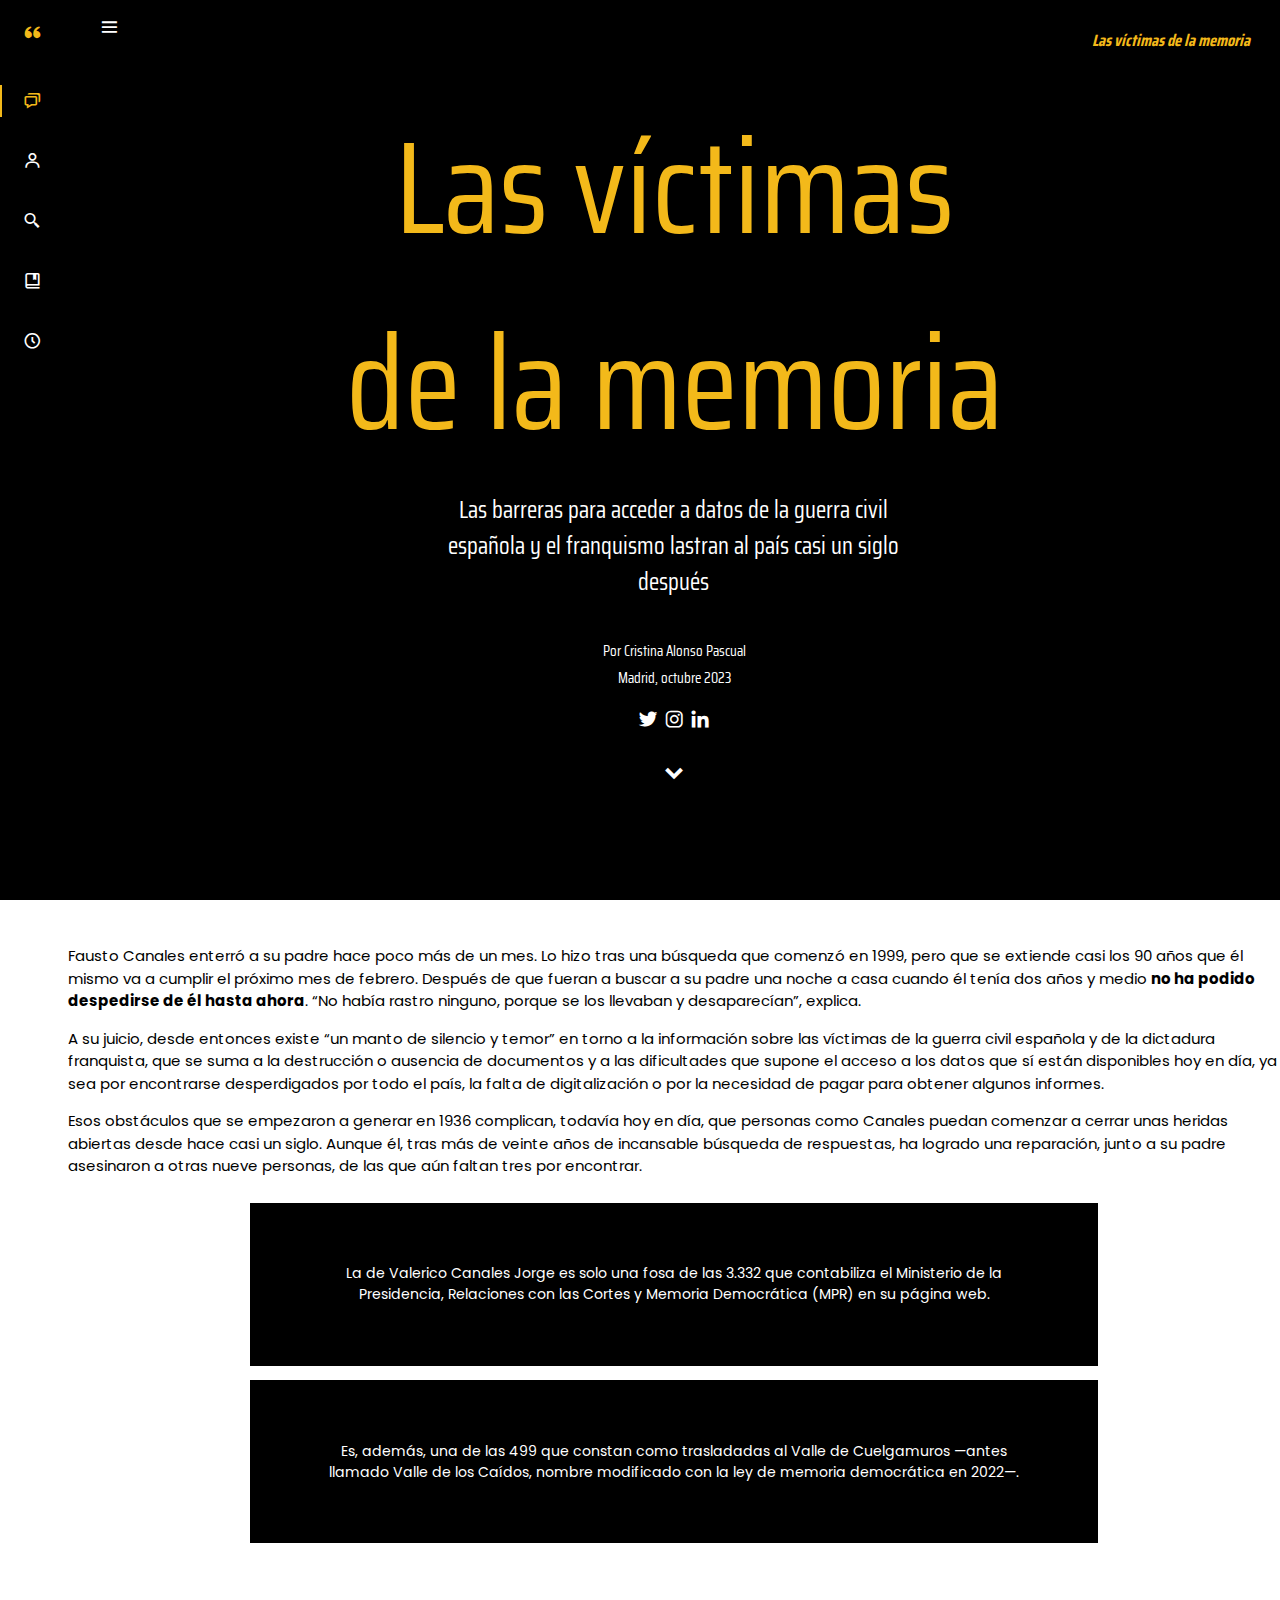
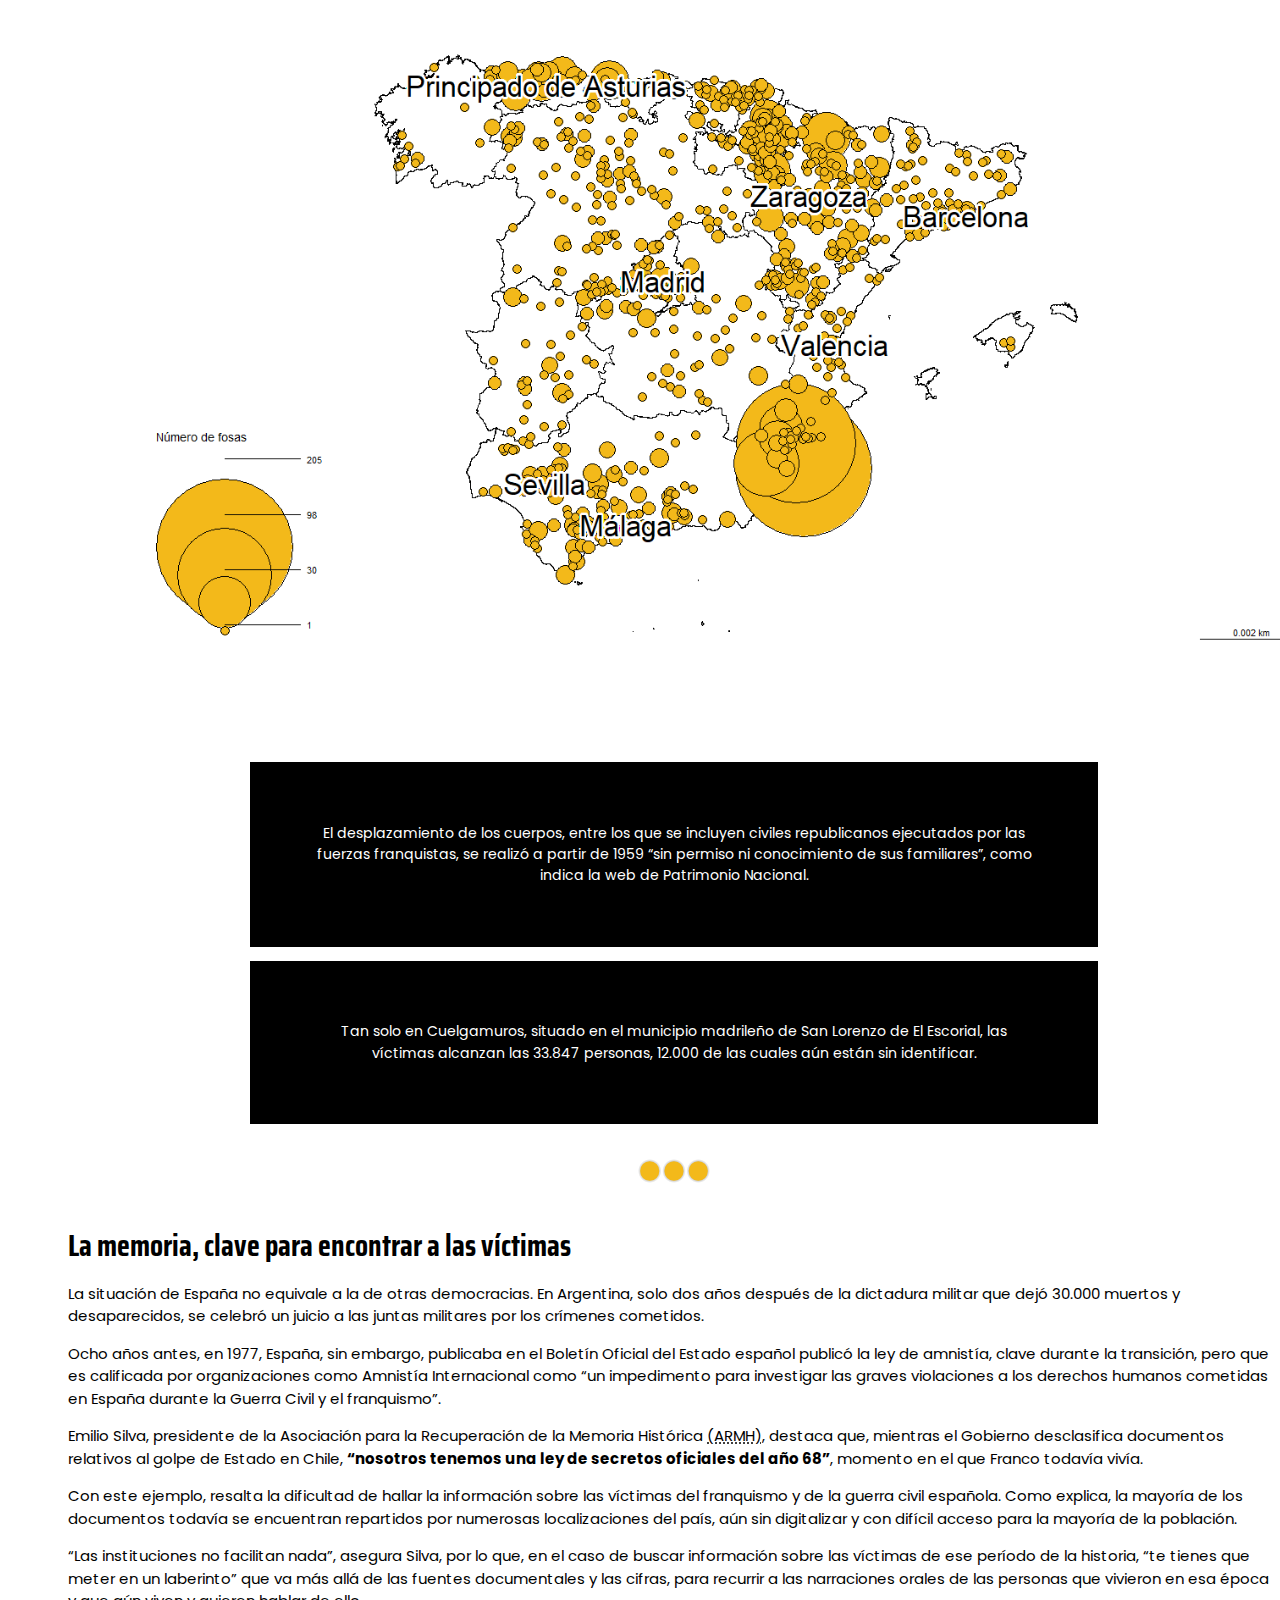
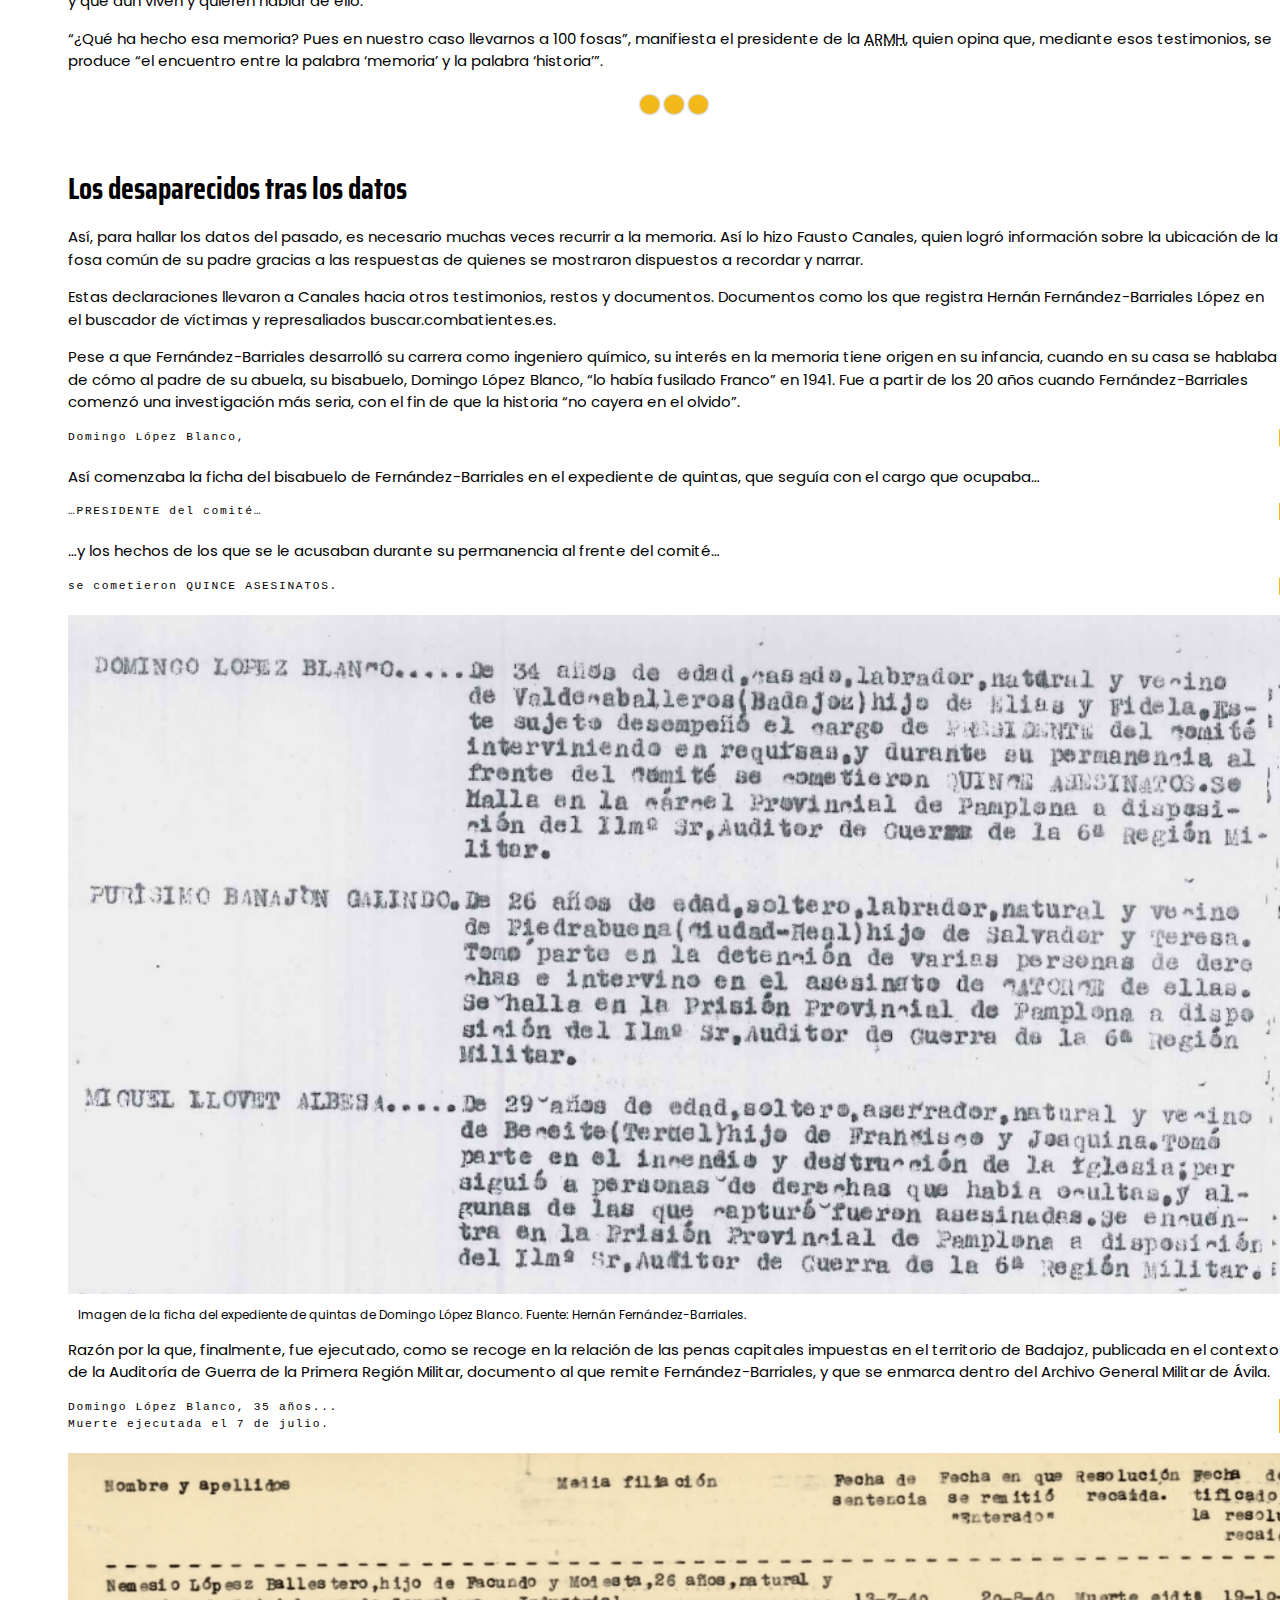
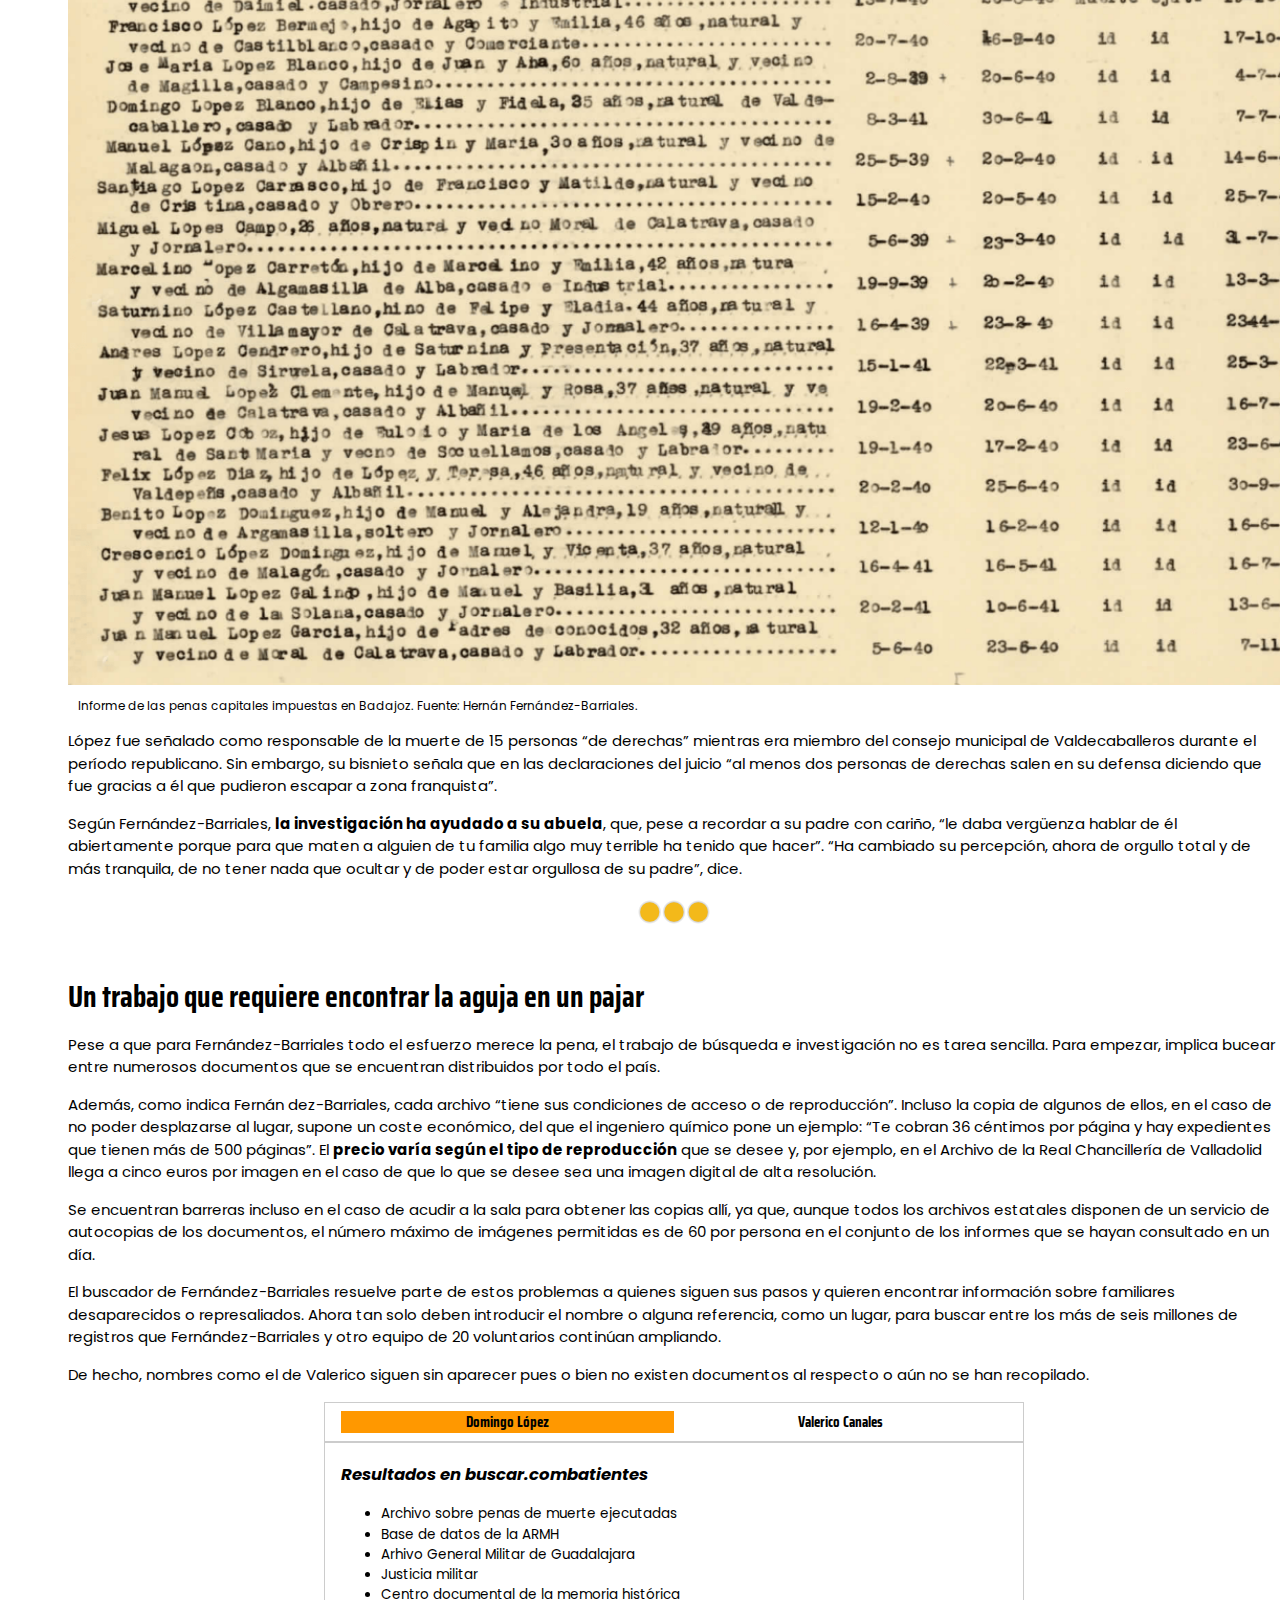
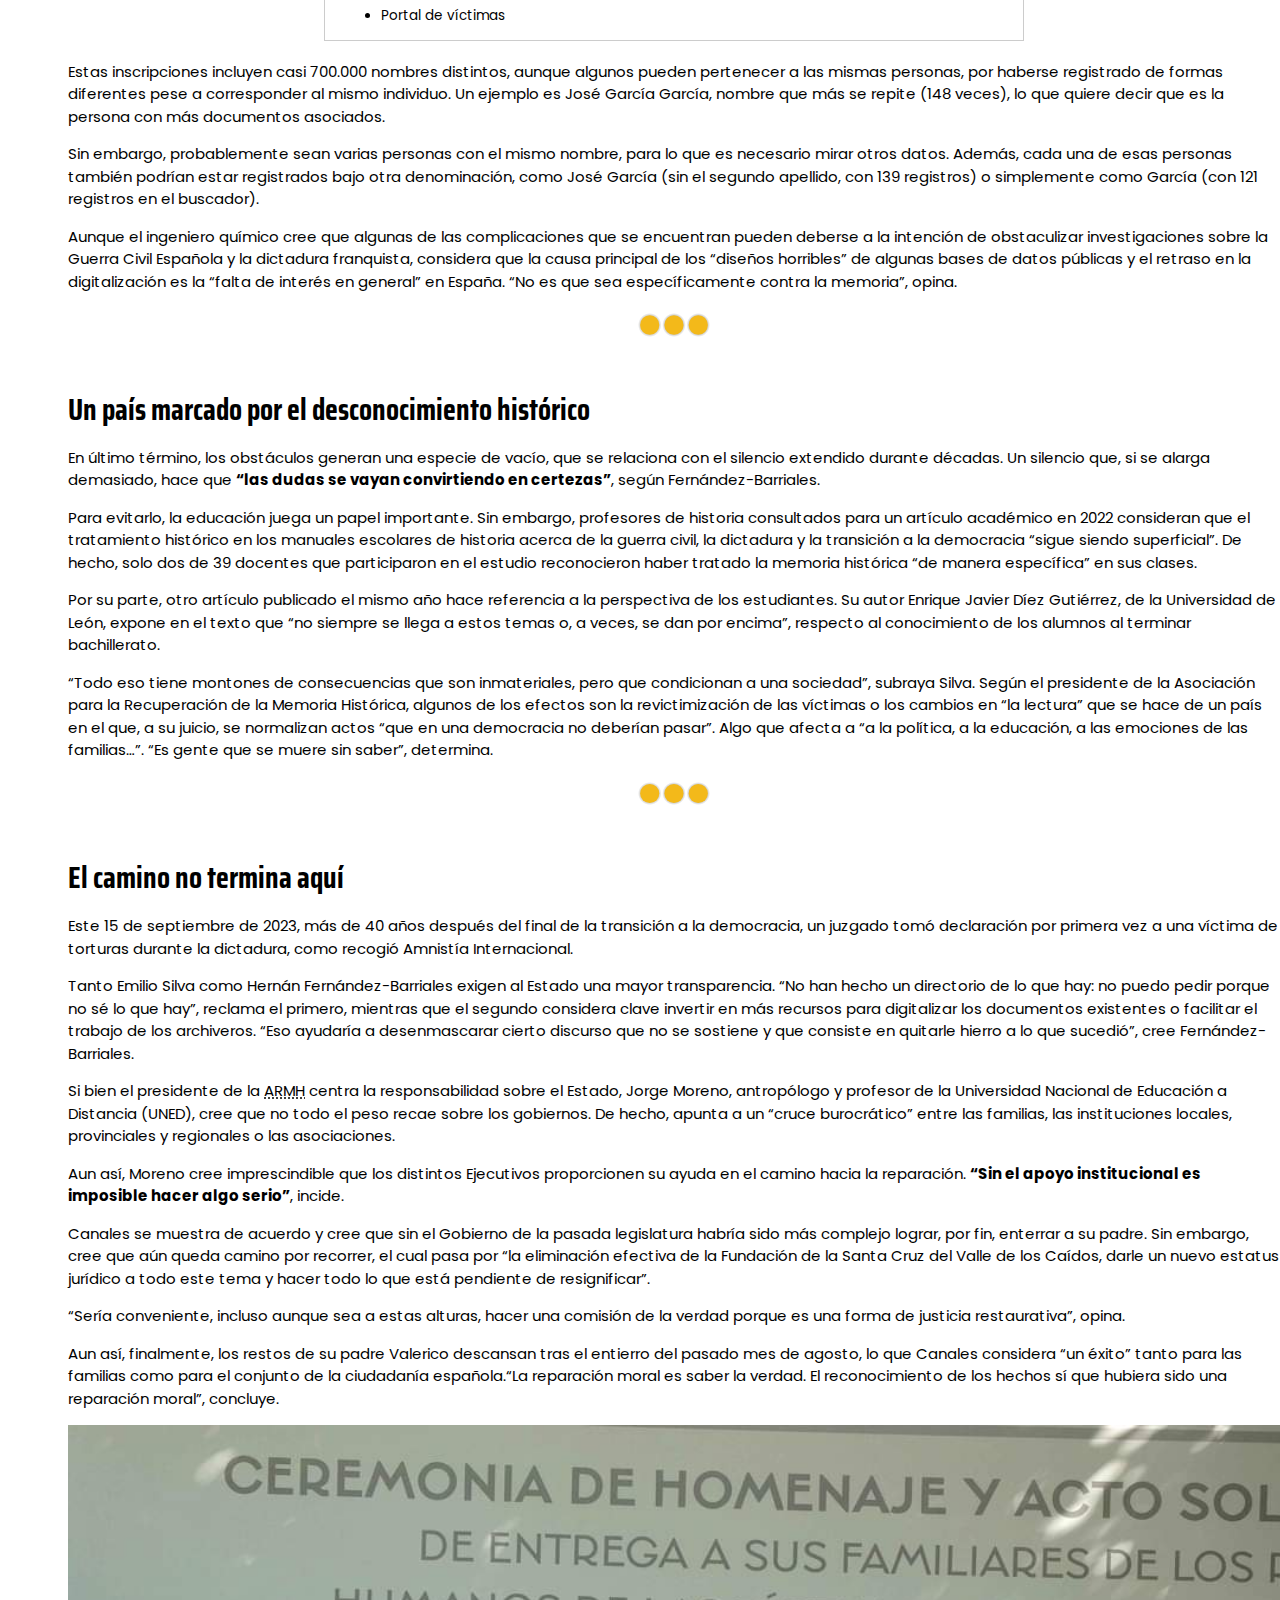
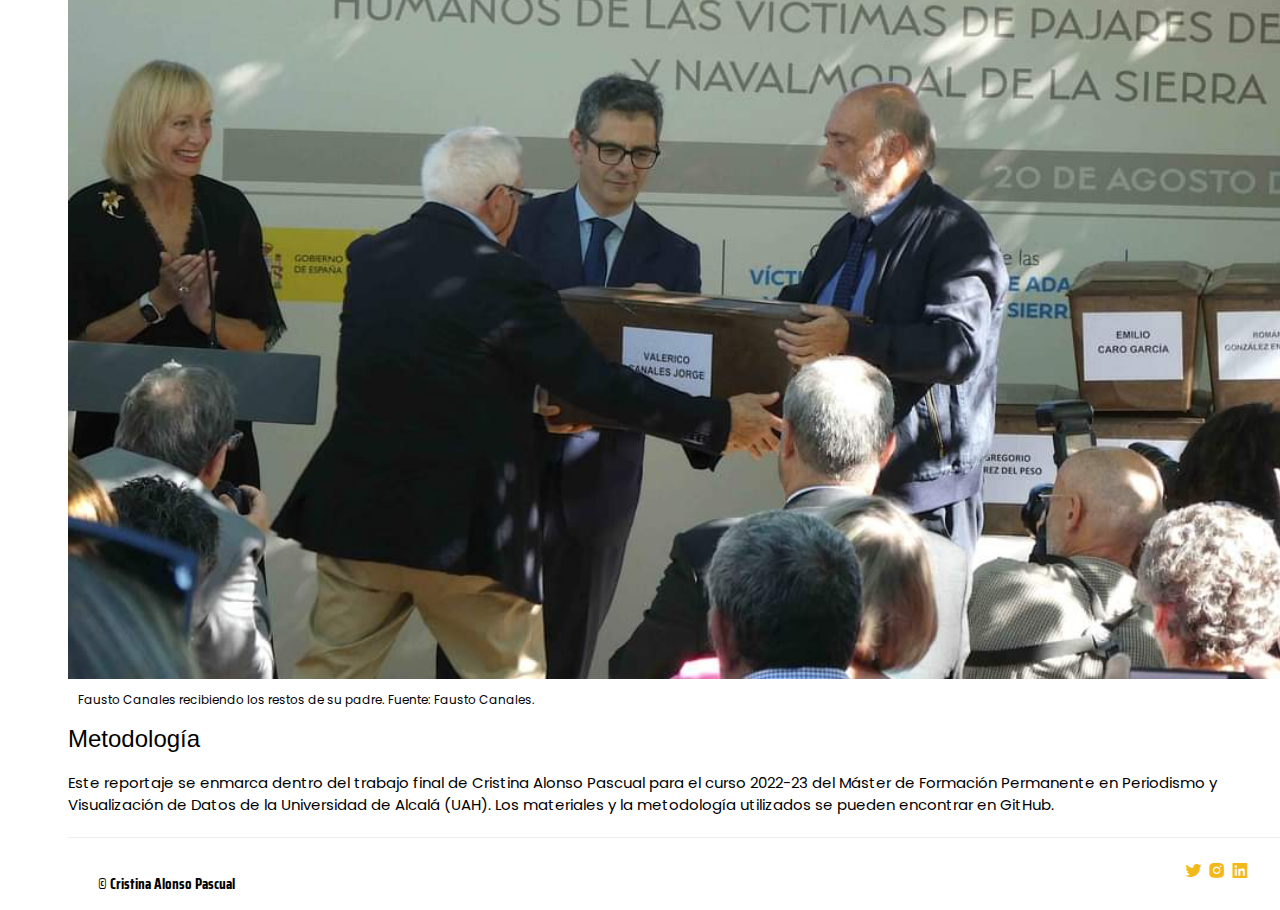
<file: index.html>
<!DOCTYPE html>
<html lang="es">

<head>

    <meta charset="UTF-8">
    <meta name="viewport" content="width=device-width, initial-scale=1, maximum-scale=1, user-scalable=0">
    <link  rel="stylesheet" href="assets/css/style.css">

    <!-- Paquete Bootstrap CSS -->
    <link href="https://cdn.jsdelivr.net/npm/bootstrap@5.3.2/dist/css/bootstrap.min.css" rel="stylesheet"
        integrity="sha384-T3c6CoIi6uLrA9TneNEoa7RxnatzjcDSCmG1MXxSR1GAsXEV/Dwwykc2MPK8M2HN" crossorigin="anonymous">

    <!-- Paquete iconos Sidebar JS -->
    <link href="https://cdn.jsdelivr.net/npm/boxicons@latest/css/boxicons.min.css" rel="stylesheet">

    <!-- Paquete W3 CSS para container de los desaparecidos -->
    <link rel="stylesheet" href="https://www.w3schools.com/w3css/4/w3.css">

    <title>Las víctimas de la memoria</title>
    <link rel="icon" href="./img/quote.png">

</head>

<body id="body-pd">

    <!-- Barra de navegación lateral dentro del artículo (Sidebar JS) con header -->

    <header class="header" id="header">
        <div class="header_toggle">
            <i class='bx bx-menu' id="header-toggle"></i>
        </div>
        <div style="display: flex; justify-content: center; margin-top: 21px;">
            <a href="#"
                style="text-decoration: none; color: #f3b91a; font-size: 1.1em; text-align: right; vertical-align: middle; font-family: 'Saira Condensed', sans-serif;                  ">
                <p><em><b>Las víctimas de la memoria</b></em></p>
            </a>
        </div>
    </header>
    <div class="l-navbar" id="nav-bar">
        <nav class="nav">
            <div>
                <a href="#" class="nav_logo">
                    <i class='bx bxs-quote-alt-left nav_logo-icon'></i>
                    <span class="nav_logo-name">Víctimas de memoria</span>
                </a>
                <div class="nav_list">
                    <a href="#silencio" class="nav_link active">
                        <i class='bx bx-chat nav_icon'></i>
                        <span class="nav_name">El silencio</span>
                    </a>
                    <a href="#desaparecidos" class="nav_link">
                        <i class='bx bx-user nav_icon'></i>
                        <span class="nav_name">Los desaparecidos</span>
                    </a>
                    <a href="#busqueda" class="nav_link">
                        <i class='bx bx-search-alt-2 nav_icon'></i>
                        <span class="nav_name">La búsqueda</span>
                    </a>
                    <a href="#educacion" class="nav_link">
                        <i class='bx bx-book-bookmark nav_icon'></i>
                        <span class="nav_name">La educación</span>
                    </a>
                    <a href="#futuro" class="nav_link">
                        <i class='bx bx-time-five nav_icon'></i>
                        <span class="nav_name">El futuro</span>
                    </a>
                </div>
            </div>
        </nav>
    </div>


    <!-- Cuerpo del reportaje -->
    <article class="main">

        <section class="cabecera">
            <div id="titulo">
                <h1 class="titular" style="font-weight: 100; font-family: 'Saira Condensed', sans-serif;">
                    <b>Las víctimas<br>de la memoria</b>
                </h1>
                <h1 class="subtitulo" style="font-family: 'Saira Condensed', sans-serif">Las barreras para acceder a
                    datos de la guerra civil española y el franquismo lastran al país casi
                    un siglo después</h1>
            </div>
            <div class="row d-flex justify-content-center" id="autor">
                <p>Por Cristina Alonso Pascual</p>
                <p style="margin-top: -10px;">Madrid, octubre 2023</p>
                <div>
                    <div class="icono-redes-portada" style="display: inline-block;">
                        <a class="link" href="https://twitter.com/crisalpas"><i class='bx bxl-twitter'></i></a>
                    </div>
                    <div class="icono-redes-portada" style="display: inline-block;">
                        <a class="link" href="https://www.instagram.com/crisalpas"><i class='bx bxl-instagram'></i></a>
                    </div>
                    <div class="icono-redes-portada" style="display: inline-block;">
                        <a class="link" href="https://www.linkedin.com/in/cristinaalonsopascual/"><i class='bx bxl-linkedin'></i></a>
                    </div>
                </div>
            </div>
            <div>
                <a href="#intro"><i class="bx bxs-chevron-down icono-portada link"></i></a>
            </div>
        </section>


        <div class="container">
            <div class="row">
                <div class="col vacio">
                </div>
                <section class="col-10 contenedor-texto-reportaje" id="intro">
                    <p>Fausto Canales enterró a su padre hace poco más de un mes. Lo hizo tras una búsqueda que comenzó
                        en
                        1999, pero que se extiende casi los 90 años que él mismo va a cumplir el próximo mes de <time
                            datetime="2024-02">febrero</time>.
                        Después de que fueran a buscar a su padre una noche a casa cuando él tenía dos años y medio
                        <b>no ha
                            podido despedirse de él hasta ahora</b>. “No había rastro ninguno, porque se los llevaban y
                        desaparecían”, explica.
                    </p>
                    <p>A su juicio, desde entonces existe “un manto de silencio y temor” en torno a la información sobre
                        las
                        víctimas de la guerra civil española y de la dictadura franquista, que se suma a la destrucción
                        o
                        ausencia de documentos y a las dificultades que supone el acceso a los datos que sí están
                        disponibles hoy en día, ya sea por encontrarse desperdigados por todo el país, la falta de
                        digitalización o por la necesidad de pagar para obtener algunos informes.</p>
                    <p>Esos obstáculos que se empezaron a generar en <time datetime="1936">1936</time> complican,
                        todavía hoy en
                        día, que personas como
                        Canales puedan comenzar a cerrar unas heridas abiertas desde hace casi un siglo. Aunque él, tras
                        más
                        de veinte años de incansable búsqueda de respuestas, ha logrado una reparación, junto a su padre
                        asesinaron a otras nueve personas, de las que aún faltan tres por encontrar.</p>
                </section>
                <div class="col vacio">
                </div>
            </div>
        </div>

        <div class="contenedor-texto-mapas">
            <p>La de Valerico Canales Jorge es solo una fosa de las 3.332 que contabiliza el Ministerio de la
                Presidencia, Relaciones con las Cortes y Memoria Democrática (MPR) en <a class="link"
                    href="https://www.mpr.gob.es/memoriademocratica/mapa-de-fosas/Paginas/buscadormapafosas.aspx">su
                    página web</a>.</p>
            <p>Es, además, una de las 499 que constan como trasladadas al Valle de Cuelgamuros —antes llamado Valle
                de los Caídos, nombre modificado con la <a class="link" href="https://www.boe.es/eli/es/l/2022/10/19/20/con">ley
                    de memoria democrática</a> en <time datetime="2022">2022</time>—.</p>
            <img src="./img/mapa.png" alt="Mapa de las fosas en la zona del Valle de Cuelgamuros">
            <p>El desplazamiento de los cuerpos, entre los que se incluyen civiles republicanos ejecutados por las
                fuerzas franquistas, se realizó a partir de <time datetime="1959">1959</time> “sin permiso ni
                conocimiento de sus familiares”,
                como indica <a class="link" href="https://www.patrimonionacional.es/visita/valle-de-cuelgamuros-0">la web
                    de Patrimonio Nacional</a>.</p>
            <p>Tan solo en Cuelgamuros, situado en el municipio madrileño de San Lorenzo de El Escorial, las
                víctimas alcanzan las 33.847 personas, 12.000 de las cuales aún están sin identificar.</p>
        </div>

        <img src="./img/dots.svg" style="margin-bottom: -30px;" class="centrar-separador" alt="Separador de sección">

        <div class="container">
            <div class="row">
                <div class="col vacio">
                </div>
                <section class="col-10 contenedor-texto-reportaje" id="silencio">
                    <h2>La memoria, clave para encontrar a las víctimas</h2>
                    <p>La situación de España no equivale a la de otras democracias. En Argentina, solo dos años después
                        de
                        la dictadura militar que <a class="link"
                            href="https://web.archive.org/web/20230605094442/https://www.argentina.gob.ar/noticias/juicio-las-juntas-la-primera-condena-al-terrorismo-de-estado">dejó
                            30.000 muertos y desaparecidos</a>, se celebró un juicio a las juntas militares por los
                        crímenes
                        cometidos.</p>
                    <p>Ocho años antes, en <time datetime="1977">1977</time>, España, sin embargo, publicaba en el
                        Boletín
                        Oficial del Estado español
                        publicó la <a class="link" href="https://www.boe.es/eli/es/l/1977/10/15/46/con">ley de amnistía</a>, clave
                        durante la transición, pero que es calificada por <a class="link"
                            href="https://www.es.amnesty.org/en-que-estamos/blog/historia/articulo/ley-de-amnistia-asignatura-pendiente-ley-de-memoria-democratica/">organizaciones
                            como Amnistía Internacional</a> como “un impedimento para investigar las graves violaciones
                        a
                        los derechos humanos cometidas en España durante la Guerra Civil y el franquismo”.</p>
                    <p>Emilio Silva, presidente de la Asociación para la Recuperación de la Memoria Histórica <abbr
                            title="Asociación para la Recuperación de la Memoria Histórica">(ARMH)</abbr>,
                        destaca que, mientras el Gobierno <a class="link"
                            href="https://www.youtube.com/watch?v=jUrh-7zAroY">desclasifica
                            documentos</a> relativos al golpe de Estado en Chile, <b>“nosotros tenemos una ley de
                            secretos
                            oficiales del año 68”</b>, momento en el que Franco todavía vivía. </p>
                    <p>Con este ejemplo, resalta la dificultad de hallar la información sobre las víctimas del
                        franquismo y
                        de la guerra civil española. Como explica, la mayoría de los documentos todavía se encuentran
                        repartidos por numerosas localizaciones del país, aún sin digitalizar y con difícil acceso para
                        la
                        mayoría de la población.</p>
                    <p>“Las instituciones no facilitan nada”, asegura Silva, por lo que, en el caso de buscar
                        información
                        sobre las víctimas de ese período de la historia, “te tienes que meter en un laberinto” que va
                        más
                        allá de las fuentes documentales y las cifras, para recurrir a las narraciones orales de las
                        personas que vivieron en esa época y que aún viven y quieren hablar de ello.</p>
                    <p>“¿Qué ha hecho esa memoria? Pues en nuestro caso llevarnos a 100 fosas”, manifiesta el presidente
                        de
                        la <abbr title="Asociación para la Recuperación de la Memoria Histórica">ARMH</abbr>, quien
                        opina que,
                        mediante esos testimonios, se produce “el encuentro entre la palabra
                        ‘memoria’ y la palabra ‘historia’”.</p>
                </section>
                <div class="col vacio">
                </div>
            </div>
        </div>

        <div>
            <img src="./img/dots.svg" style="margin-bottom: -20px;" alt="Separador de sección"
                class="centrar-separador">
        </div>

        <div class="container">
            <div class="row">
                <div class="col vacio">
                </div>
                <section class="col-10 contenedor-texto-reportaje" id="desaparecidos">
                    <h2>Los desaparecidos tras los datos</h2>
                    <p>Así, para hallar los datos del pasado, es necesario muchas veces recurrir a la memoria. Así lo
                        hizo
                        Fausto Canales, quien logró información sobre la ubicación de la fosa común de su padre gracias
                        a
                        las respuestas de quienes se mostraron dispuestos a recordar y narrar.</p>
                    <p>Estas declaraciones llevaron a Canales hacia otros testimonios, restos y documentos. Documentos
                        como
                        los que registra Hernán Fernández-Barriales López en el buscador de víctimas y represaliados <a class="link"
                            href="https://buscar.combatientes.es/">buscar.combatientes.es</a>.</p>
                    <p>Pese a que Fernández-Barriales desarrolló su carrera como ingeniero químico, su interés en la
                        memoria
                        tiene origen en su infancia, cuando en su casa se hablaba de cómo al padre de su abuela, su
                        bisabuelo, Domingo López Blanco, “lo había fusilado Franco” en <time
                            datetime="1941">1941</time>.
                        Fue a
                        partir de los 20 años
                        cuando Fernández-Barriales comenzó una investigación más seria, con el fin de que la historia
                        “no
                        cayera en el olvido”.</p>
                    <div class="maquina-escribir">
                        <p>Domingo López Blanco,</p>
                    </div>
                    <div style="margin-top: 20px;">
                        <p>Así comenzaba la ficha del bisabuelo de Fernández-Barriales en el expediente de quintas, que
                            seguía con el cargo que ocupaba…</p>
                    </div>
                    <div class="maquina-escribir">
                        <p>…PRESIDENTE del comité…</p>
                    </div>
                    <div style="margin-top: 20px;">
                        <p>…y los hechos de los que se le acusaban durante su permanencia al frente del comité…</p>
                        <div class="maquina-escribir">
                            <p>se cometieron QUINCE ASESINATOS.</p>
                        </div>
                    </div>
                </section>
                <div class="col vacio">
                </div>
            </div>
        </div>

        <img src="./img/expediente-quintas.png" style="width: 100vw; height: auto; margin-top: 20px"
            alt="Imagen de la ficha del expediente de quintas de Domingo López Blanco">
        <p style="font-family: 'Poppins', sans-serif; font-size: 80%; margin-left: 10px;">Imagen de la ficha del
            expediente de quintas de Domingo López Blanco. Fuente: Hernán Fernández-Barriales.</p>


        <div class="container">
            <div class="row">
                <div class="col vacio">
                </div>
                <div class="col-10 contenedor-texto-reportaje">
                    <p>Razón por la que, finalmente, fue ejecutado, como se recoge en la relación de las penas
                        capitales
                        impuestas en el territorio de Badajoz, publicada en el contexto de la Auditoría de Guerra de
                        la
                        Primera Región Militar, documento al que remite Fernández-Barriales, y que se enmarca dentro
                        del
                        Archivo General Militar de Ávila.</p>
                    <div class="maquina-escribir">
                        <p>Domingo López Blanco, 35 años...</p>
                        <p>Muerte ejecutada el <time datetime="1941-07-07">7 de julio.</time></p>
                    </div>
                </div>
                <div class="col vacio">
                </div>
            </div>
        </div>

        <img src="./img/relacion-penas-capitales.png" style="width: 100vw; height: auto; margin-top: 20px;"
            alt="Informe de las penas capitales impuestas en Badajoz">
        <p style="font-family: 'Poppins', sans-serif; font-size: 80%; margin-left: 10px;">Informe de las penas capitales
            impuestas en Badajoz. Fuente: Hernán Fernández-Barriales.</p>


        <div class="container">
            <div class="row">
                <div class="col vacio">
                </div>
                <div class="col-10 contenedor-texto-reportaje">
                    <p>López fue señalado como responsable de la muerte de 15 personas “de derechas” mientras era
                        miembro
                        del consejo municipal de Valdecaballeros durante el período republicano. Sin embargo, su
                        bisnieto
                        señala que en las declaraciones del juicio “al menos dos personas de derechas salen en su
                        defensa
                        diciendo que fue gracias a él que pudieron escapar a zona franquista”.</p>
                    <p>Según Fernández-Barriales, <b>la investigación ha ayudado a su abuela</b>, que, pese a recordar a
                        su
                        padre
                        con cariño, “le daba vergüenza hablar de él abiertamente porque para que maten a alguien de tu
                        familia algo muy terrible ha tenido que hacer”. “Ha cambiado su percepción, ahora de orgullo
                        total y
                        de más tranquila, de no tener nada que ocultar y de poder estar orgullosa de su padre”, dice.
                    </p>
                </div>
                <div class="col vacio">
                </div>
            </div>
        </div>

        <div>
            <img src="./img/dots.svg" style="margin-bottom: -20px;" alt="Separador de sección"
                class="centrar-separador">
        </div>

        <div class="container">
            <div class="row">
                <div class="col vacio">
                </div>
                <section class="col-10 contenedor-texto-reportaje" id="busqueda">
                    <h2>Un trabajo que requiere encontrar la aguja en un pajar</h2>
                    <p>Pese a que para Fernández-Barriales todo el esfuerzo merece la pena, el trabajo de búsqueda e
                        investigación no es tarea sencilla. Para empezar, implica bucear entre numerosos documentos que
                        se
                        encuentran distribuidos por todo el país.</p>
                    <p>Además, como indica Fernán
                        dez-Barriales, cada archivo “tiene sus condiciones de acceso o de
                        reproducción”. Incluso la copia de algunos de ellos, en el caso de no poder desplazarse al
                        lugar,
                        supone un coste económico, del que el ingeniero químico pone un ejemplo: “Te cobran 36 céntimos
                        por
                        página y hay expedientes que tienen más de 500 páginas”. El <b>precio varía según el tipo de
                            reproducción</b> que se desee y, por ejemplo, en el Archivo de la Real Chancillería de
                        Valladolid
                        llega
                        a <a class="link"
                            href="https://www.culturaydeporte.gob.es/cultura/areas/archivos/mc/archivos/acv/servicios/reproduccion-documentos.html">cinco
                            euros por imagen</a> en el caso de que lo que se desee sea una imagen digital de alta
                        resolución.</p>
                    <p>Se encuentran barreras incluso en el caso de acudir a la sala para obtener las copias allí, ya
                        que,
                        aunque todos los archivos estatales disponen de un <a class="link"
                            href="https://www.culturaydeporte.gob.es/cultura/areas/archivos/mc/archivos/ahn/servicios/consulta-en-sala/autocopia.html">servicio
                            de autocopias</a> de los documentos, el número máximo de imágenes permitidas es de 60 por
                        persona en el conjunto de los informes que se hayan consultado en un día.</p>
                    <p>El buscador de Fernández-Barriales resuelve parte de estos problemas a quienes siguen sus pasos y
                        quieren encontrar información sobre familiares desaparecidos o represaliados. Ahora tan solo
                        deben
                        introducir el nombre o alguna referencia, como un lugar, para buscar entre los más de seis
                        millones
                        de registros que Fernández-Barriales y otro equipo de 20 voluntarios continúan ampliando.</p>
                    <p>De hecho, nombres como el de Valerico siguen sin aparecer pues o bien no existen documentos al
                        respecto o aún no se han recopilado.</p>
                </section>
                <div class="col vacio">
                </div>
            </div>
        </div>

        <!-- Container con los datos que aparecen en el buscador sobre los dos desaparecidos del reportaje -->
        <div class="w3-container" id="menu">
            <div class="w3-content" style="max-width:700px">
                <div class="w3-row w3-center w3-border w3-padding">
                    <a href="javascript:void(0)" onclick="openMenu(event, 'Domingo');" id="myLink">
                        <div class="w3-col s6 tablink" style="font-family: 'Saira Condensed', sans-serif;"><b>Domingo
                                López</b></div>
                    </a>
                    <a href="javascript:void(0)" onclick="openMenu(event, 'Valerico');">
                        <div class="w3-col s6 tablink" style="font-family: 'Saira Condensed', sans-serif;"><b>Valerico
                                Canales</b></div>
                    </a>
                </div>

                <div id="Domingo" class="w3-container menu w3-padding-20 w3-border">
                    <p style="font-family: 'Poppins', sans-serif; font-size: 110%; margin-top: 20px;"><em><b>Resultados
                                en buscar.combatientes</b></em></p>
                    <ul class="w3-text-black" style="font-family: 'Poppins', sans-serif; font-size: 90%;">
                        <li>Archivo sobre penas de muerte ejecutadas</li>
                        <li>Base de datos de la <a class="link"
                                href="https://memoriahistorica.org.es/listados-de-victimas/listado-de-victimas-l/">ARMH</a>
                        </li>
                        <li>Arhivo General Militar de <a class="link"
                                href="https://patrimoniocultural.defensa.gob.es/es/centros/archivo-general-militar-guadalajara/documentos">Guadalajara</a>
                        </li>
                        <li><a class="link"
                                href="https://patrimoniocultural.defensa.gob.es/es/centros/archivo-general-historico-defensa/portada">Justicia
                                militar</a></li>
                        <li><a class="link" href="https://pares.mcu.es/ParesBusquedas20/catalogo/description/11266795">Centro
                                documental de la memoria histórica</a></li>
                        <li><a class="link" href="https://pares.mcu.es/victimasGCFPortal/detalle.form?idpersona=683115">Portal de
                                víctimas</a></li>
                    </ul>
                </div>

                <div id="Valerico" class="w3-container menu w3-padding-20 w3-border">
                    <p style="font-family: 'Poppins', sans-serif; font-size: 110%; margin-top: 20px;"><em><b>Resultados
                                en buscar.combatientes</b></em></p>
                    <p class="w3-text-black" style="font-family: 'Poppins', sans-serif; font-size: 90%;">No hay
                        resultados</p><br>
                </div>
            </div>
        </div>

        <div style="margin-top: 20px;" class="container">
            <div class="row">
                <div class="col vacio">
                </div>
                <div class="col-10 contenedor-texto-reportaje">
                    <p>
                        Estas inscripciones incluyen casi 700.000 nombres distintos, aunque algunos pueden pertenecer a
                        las
                        mismas personas, por haberse registrado de formas diferentes pese a corresponder al mismo
                        individuo.
                        Un
                        ejemplo es José García García, nombre que más se repite (148 veces), lo que quiere decir que es
                        la
                        persona con más documentos asociados.
                    </p>
                    <p>
                        Sin embargo, probablemente sean varias personas con el mismo nombre, para lo que es necesario
                        mirar
                        otros datos. Además, cada una de esas personas también podrían estar registrados bajo otra
                        denominación,
                        como José García (sin el segundo apellido, con 139 registros) o simplemente como García (con 121
                        registros en el buscador).
                    </p>
                    <p>Aunque el ingeniero químico cree que algunas de las complicaciones que se encuentran pueden
                        deberse a
                        la intención de obstaculizar investigaciones sobre la Guerra Civil Española y la dictadura
                        franquista, considera que la causa principal de los “diseños horribles” de algunas bases de
                        datos
                        públicas y el retraso en la digitalización es la “falta de interés en general” en España. “No es
                        que
                        sea específicamente contra la memoria”, opina.</p>
                </div>
                <div class="col vacio">
                </div>
            </div>
        </div>

        <div>
            <img src="./img/dots.svg" style="margin-bottom: -20px;" alt="Separador de sección"
                class="centrar-separador">
        </div>

        <div class="container">
            <div class="row">
                <div class="col vacio">
                </div>
                <section class="col-10 contenedor-texto-reportaje" id="educacion">
                    <h2>Un país marcado por el desconocimiento histórico</h2>
                    <p>En último término, los obstáculos generan una especie de vacío, que se relaciona con el silencio
                        extendido durante décadas. Un silencio que, si se alarga demasiado, hace que <b>“las dudas se
                            vayan
                            convirtiendo en certezas”</b>, según Fernández-Barriales.</p>
                    <p>Para evitarlo, la educación juega un papel importante. Sin embargo, profesores de historia
                        consultados para un <a class="link"
                            href="https://dialnet.unirioja.es/servlet/articulo?codigo=8530929">artículo
                            académico</a> en 2022 consideran que el tratamiento histórico en los manuales escolares de
                        historia acerca de la guerra civil, la dictadura y la transición a la democracia “sigue siendo
                        superficial”. De hecho, solo dos de 39 docentes que participaron en el estudio reconocieron
                        haber
                        tratado la memoria histórica “de manera específica” en sus clases.</p>
                    <p>Por su parte, <a class="link"
                            href="https://hispania.revistas.csic.es/index.php/hispania/article/view/1039">otro
                            artículo</a> publicado el mismo año hace referencia a la perspectiva de los estudiantes. Su
                        autor Enrique Javier Díez Gutiérrez, de la Universidad de León, expone en el texto que “no
                        siempre
                        se llega a estos temas o, a veces, se dan por encima”, respecto al conocimiento de los alumnos
                        al
                        terminar bachillerato.</p>
                    <p>“Todo eso tiene montones de consecuencias que son inmateriales, pero que condicionan a una
                        sociedad”,
                        subraya Silva. Según el presidente de la Asociación para la Recuperación de la Memoria
                        Histórica,
                        algunos de los efectos son la revictimización de las víctimas o los cambios en “la lectura” que
                        se
                        hace de un país en el que, a su juicio, se normalizan actos “que en una democracia no deberían
                        pasar”. Algo que afecta a “a la política, a la educación, a las emociones de las familias…”. “Es
                        gente que se muere sin saber”, determina.</p>
                </section>
                <div class="col vacio">
                </div>
            </div>
        </div>

        <div>
            <img src="./img/dots.svg" style="margin-bottom: -20px;" alt="Separador de sección"
                class="centrar-separador">
        </div>

        <div class="container">
            <div class="row">
                <div class="col vacio">
                </div>
                <section class="col-10 contenedor-texto-reportaje" id="futuro">
                    <h2>El camino no termina aquí</h2>
                    <p>Este 15 de septiembre de 2023, más de 40 años después del final de la transición a la democracia,
                        un
                        juzgado tomó declaración por primera vez a una víctima de torturas durante la dictadura, como
                        recogió <a class="link"
                            href="https://www.es.amnesty.org/en-que-estamos/noticias/noticia/articulo/espana-primera-brecha-en-el-muro-de-impunidad-de-los-crimenes-del-franquismo/">Amnistía
                            Internacional</a>.</p>
                    <p>Tanto Emilio Silva como Hernán Fernández-Barriales exigen al Estado una mayor transparencia. “No
                        han
                        hecho un directorio de lo que hay: no puedo pedir porque no sé lo que hay”, reclama el primero,
                        mientras que el segundo considera clave invertir en más recursos para digitalizar los documentos
                        existentes o facilitar el trabajo de los archiveros. “Eso ayudaría a desenmascarar cierto
                        discurso
                        que no se sostiene y que consiste en quitarle hierro a lo que sucedió”, cree
                        Fernández-Barriales.
                    </p>
                    <p>Si bien el presidente de la <abbr
                            title="Asociación para la Recuperación de la Memoria Histórica">ARMH</abbr> centra la
                        responsabilidad sobre el Estado, Jorge Moreno, antropólogo
                        y profesor de la Universidad Nacional de Educación a Distancia (UNED), cree que no todo el peso
                        recae sobre los gobiernos. De hecho, apunta a un “cruce burocrático” entre las familias, las
                        instituciones locales, provinciales y regionales o las asociaciones.</p>
                    <p>Aun así, Moreno cree imprescindible que los distintos Ejecutivos proporcionen su ayuda en el
                        camino
                        hacia la reparación. <b>“Sin el apoyo institucional es imposible hacer algo serio”</b>, incide.
                    </p>
                    <p>Canales se muestra de acuerdo y cree que sin el Gobierno de la pasada legislatura habría sido más
                        complejo lograr, por fin, enterrar a su padre. Sin embargo, cree que aún queda camino por
                        recorrer,
                        el cual pasa por “la eliminación efectiva de la Fundación de la Santa Cruz del Valle de los
                        Caídos,
                        darle un nuevo estatus jurídico a todo este tema y hacer todo lo que está pendiente de
                        resignificar”.</p>
                    <p>“Sería conveniente, incluso aunque sea a estas alturas, hacer una comisión de la verdad porque es
                        una
                        forma de justicia restaurativa”, opina.</p>
                    <p>Aun así, finalmente, los restos de su padre Valerico descansan tras el entierro del pasado mes de
                        agosto, lo que Canales considera “un éxito” tanto para las familias como para el conjunto de la
                        ciudadanía española.“La reparación moral es saber la verdad. El reconocimiento de los hechos sí
                        que
                        hubiera sido una reparación moral”, concluye.</p>
                </section>
                <div class="col vacio">
                </div>
            </div>
        </div>

        <img src="./img/fausto.jpeg" style="width: 100vw; height: auto"
            alt="Fausto Canales recibiendo los restos de su padre">
        <p style="font-family: 'Poppins', sans-serif; font-size: 80%; margin-left: 10px;">Fausto Canales recibiendo los
            restos de su padre. Fuente: Fausto Canales.</p>

        <div class="container">
            <div class="row">
                <div class="col vacio">
                </div>
                <div class="col-10 contenedor-texto-reportaje" id="metodologia">
                    <h3>Metodología</h3>
                    <p>Este reportaje se enmarca dentro del trabajo final de <a class="link" href="https://www.linkedin.com/in/cristinaalonsopascual/">Cristina Alonso Pascual</a> para el curso
                        2022-23
                        del Máster de Formación Permanente en Periodismo y Visualización de Datos de la Universidad de
                        Alcalá (UAH). Los materiales y la metodología utilizados se pueden encontrar en <a class="link"
                            href="https://github.com/mpvdes/2022-2023-tfm-crisalpas">GitHub</a>.</p>
                </div>
                <div class="col vacio">
                </div>
            </div>
        </div>

    </article>

    <hr>

    <!-- Footer -->

    <footer class="pie">
        <div style="float: left;">
            <p><b>&copy; Cristina Alonso Pascual</b></p>
        </div>
        <div style="float: right;">
            <div class="icono-redes-pie" style="display: inline-block;">
                <a href="https://twitter.com/crisalpas"><i class='bx bxl-twitter'></i></a>
            </div>
            <div class="icono-redes-pie" style="display: inline-block;">
                <a href="https://www.instagram.com/crisalpas"><i class='bx bxl-instagram-alt'></i></a>
            </div>
            <div class="icono-redes-pie" style="display: inline-block;">
                <a href="https://www.linkedin.com/in/cristinaalonsopascual/"><i class='bx bxl-linkedin-square'></i></a>
            </div>
        </div>
    </footer>

    <!-- Librería Bootstrap JS -->
    <script src="https://cdn.jsdelivr.net/npm/bootstrap@5.3.2/dist/js/bootstrap.min.js"
        integrity="sha384-BBtl+eGJRgqQAUMxJ7pMwbEyER4l1g+O15P+16Ep7Q9Q+zqX6gSbd85u4mG4QzX+"
        crossorigin="anonymous"></script>

    <!-- Librería Sidebar JS -->
    <script src="./assets/js/sidebar.js"></script>
    <script src="https://cdnjs.cloudflare.com/ajax/libs/jquery/3.2.1/jquery.min.js"></script>
    <script src="https://cdn.jsdelivr.net/npm/bootstrap@5.0.0-beta1/dist/js/bootstrap.bundle.min.js"></script>

    <!-- Librería container desaparecidos W3 Schools -->
    <script src="./assets/js/desaparecidos_tab.js"></script>

</body>

</html>
</file>
<file: assets/css/style.css>
/*Importamos las fuentes de Google Fonts*/
@import url('https://fonts.googleapis.com/css2?family=Poppins:ital,wght@0,300;1,300&family=Saira+Condensed:wght@100&display=swap');

/*Aquí van los estilos css de la sidebar*/
:root {
    --header-height: 3rem;
    --nav-width: 68px;
    --first-color: #000000;
    --first-color-light: #f3b91a;
    --white-color: #ffffff;
    --body-font: 'Poppins', sans-serif;
    --normal-font-size: 1rem;
    --z-fixed: 100
}

*,
::before,
::after {
    box-sizing: border-box
}

body {
    position: relative;
    margin: var(--header-height) 0 0 0;
    padding: 0 0 1rem 0;
    font-family: var(--body-font);
    font-size: var(--normal-font-size);
    transition: .5s
}

a {
    text-decoration: none
}

.header {
    width: 100%;
    height: var(--header-height);
    position: fixed;
    top: 0;
    left: 0;
    display: flex;
    align-items: center;
    justify-content: space-between;
    padding: 0 1rem;
    background-color: var(--first-color);
    z-index: var(--z-fixed);
    transition: .5s
}

.header_toggle {
    color: var(--white-color);
    font-size: 1.5rem;
    cursor: pointer
}

.l-navbar {
    position: fixed;
    top: 0;
    left: -30%;
    width: var(--nav-width);
    height: 100vh;
    background-color: var(--first-color);
    padding: .5rem 1rem 0 0;
    transition: .5s;
    z-index: var(--z-fixed);
    font-family: 'Saira Condensed', sans-serif;
}

.nav {
    height: 100%;
    display: flex;
    flex-direction: column;
    justify-content: space-between;
    overflow: hidden
}

.nav_logo,
.nav_link {
    display: grid;
    grid-template-columns: max-content max-content;
    align-items: center;
    column-gap: 1rem;
    padding: .5rem 0 .5rem 1.5rem;
    text-decoration: none;
}

.nav_logo {
    margin-bottom: 2rem;
}

.nav_logo-icon {
    font-size: 1.25rem;
    color: var(--first-color-light)
}

.nav_logo-name {
    color: var(--first-color-light);
    font-weight: 700;
}


.nav_link {
    position: relative;
    color: var(--white-color);
    margin-bottom: 1.5rem;
    transition: .3s
}

.nav_link:hover {
    color: var(--first-color-light)
}

.nav_icon {
    font-size: 1.25rem
}

.show {
    left: 0
}

.body-pd {
    padding-left: calc(var(--nav-width))
}

.active {
    color: var(--first-color-light)
}

.active::before {
    content: '';
    position: absolute;
    left: 0;
    width: 2px;
    height: 32px;
    background-color: var(--first-color-light)
}

.height-100 {
    height: 100vh
}

@media screen and (min-width: 768px) {
    body {
        margin: calc(var(--header-height)) 0 0 0;
        padding-left: calc(var(--nav-width))
    }

    .header {
        height: calc(var(--header-height) + 1rem);
        padding: 0 2rem 0 calc(var(--nav-width) + 2rem)
    }

    .header_img {
        width: 40px;
        height: 40px
    }

    .header_img img {
        width: 45px
    }

    .l-navbar {
        left: 0;
        padding: 1rem 1rem 0 0
    }

    .show {
        width: calc(var(--nav-width) + 156px)
    }

    .body-pd {
        padding-left: calc(var(--nav-width) + 156px)
    }
}


/*Aquí van los estilos css del cuerpo del artículo*/

section {
    padding-top: 60px;
}

.cabecera {
    background-color: #000000;
    color: #ffffff;
    text-align: center;
    font-family: 'Saira Condensed', sans-serif;
    height: 100vh;
    margin-bottom: -30px;
}

#titulo {
    padding-top: 20px;
}

#autor {
    padding-top: 15px;
}

.titular {
    font-size: 10.2vw;
    color: #f3b91a;

    @media screen and (max-width: 767px) {
        font-size: 15.3vw;
        margin-top: 30px;
    }
}

.subtitulo {
    width: 40%;
    margin-right: auto;
    margin-left: auto;
    font-size: 24px;

    @media screen and (max-width: 767px) {
        font-size: 5vw;
        width: 60%;
    }
}

.icono-redes-portada {
    font-size: 150%;
}

.contenedor-texto-reportaje p {
    font-family: 'Poppins', sans-serif;
}

.contenedor-texto-reportaje h2 {
    font-family: 'Saira Condensed', sans-serif;
    font-weight: bold;
}

.centrar-separador {
    display: block;
    margin-left: auto;
    margin-right: auto;
    margin-top: 20px;
}

.link:hover {
    color: #f3b91a;
}

.pie {
    padding-left: 30px;
    padding-right: 30px;
    color: black;
    font-family: 'Saira Condensed', sans-serif;
}

.icono-redes-pie {
    font-size: 130%;
    color: #f3b91a;
}


/* Para la animación de la flecha de la portada */

.icono-portada {
    margin-top: 20px;
    font-size: 200%;
    font-weight: 100;

    animation: blink 2s ease-in infinite;
}

@keyframes blink {

    from,
    to {
        opacity: 1
    }

    50% {
        opacity: 0
    }
}


/* Para el efecto de máquina de escribir */

.maquina-escribir p {
    color: black;
    font-family: monospace;
    font-size: 75%;
    overflow: hidden;
    /* Ensures the content is not revealed until the animation */
    border-right: .15em solid #f3b91a;
    /* The typwriter cursor */
    white-space: nowrap;
    /* Keeps the content on a single line */
    margin: 0 auto;
    /* Gives that scrolling effect as the typing happens */
    letter-spacing: .15em;
    /* Adjust as needed */
    animation:
        typing 3.5s steps(40, end),
        blink-caret .8s step-end infinite;
}

@keyframes typing {
    from {
        width: 0
    }

    to {
        width: 100%
    }
}

@keyframes blink-caret {

    from,
    to {
        border-color: transparent
    }

    50% {
        border-color: #f3b91a
    }
}


/* Para la parte del mapa */

.contenedor-texto-mapas {
    margin-top: 25px;
    margin-bottom: 35px;
}

.contenedor-texto-mapas p {
    margin-left: 15%;
    margin-right: 15%;
    color: white;
    background-color: black;
    text-align: center;
    padding: 5%;
    font-size: 1.1vw;
    font-family: 'Poppins', sans-serif;

    @media screen and (max-width: 800px) {
        font-size: 3.2vw;

    }
}

.contenedor-texto-mapas img {
    width: 100vw;
    height: auto;

    @media screen and (max-width: 767px) {
        width: 165%;
        margin-left: 47%;
        transform: translateX(-50%);
    }
}
</file>
